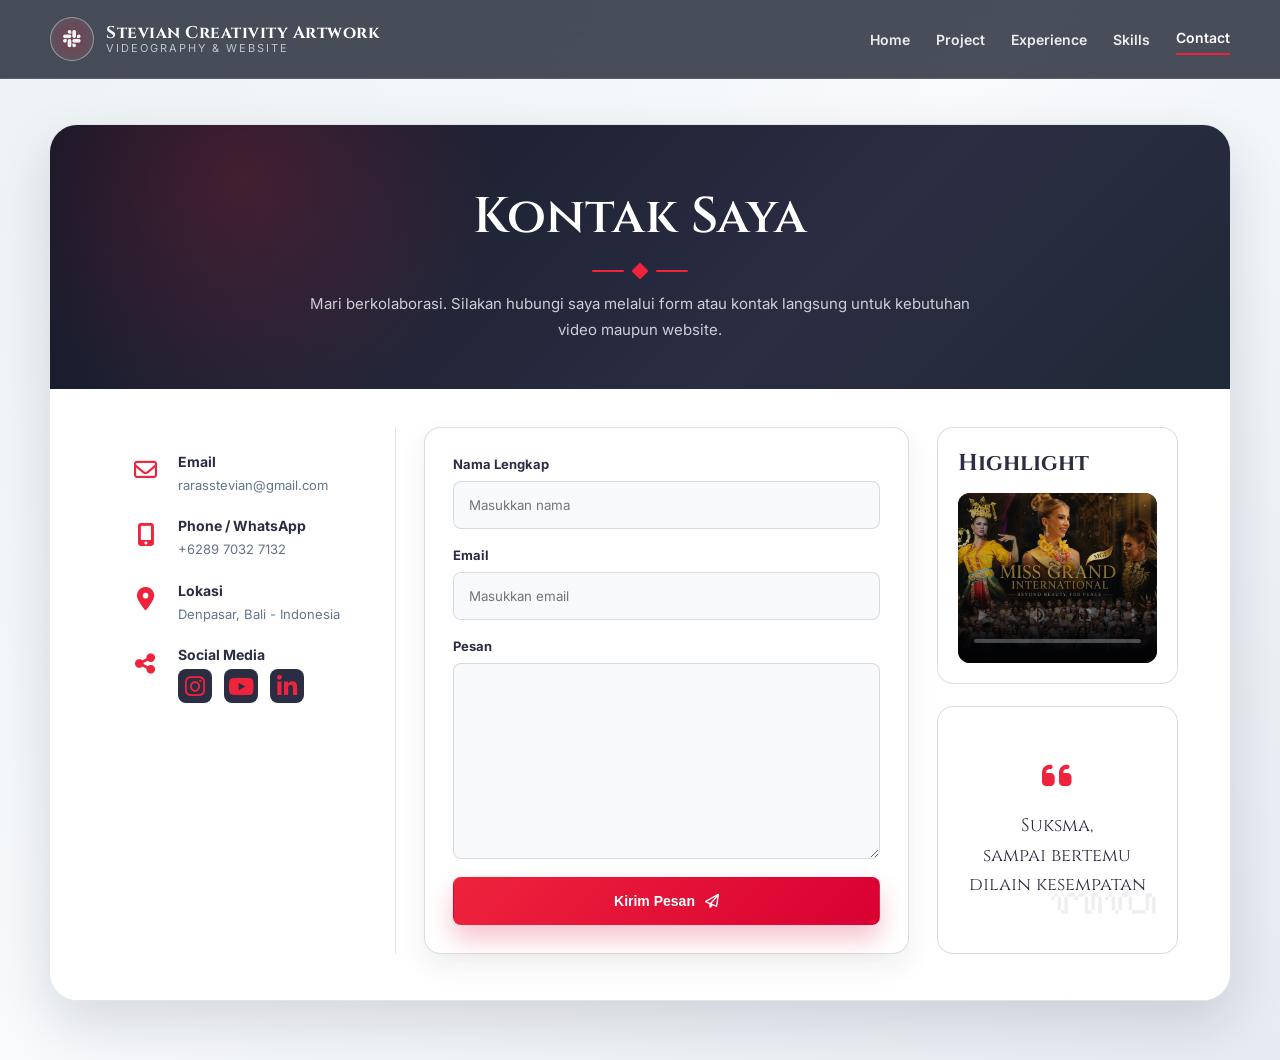
<file: pages/contact.html>
<!doctype html>
<html lang="id">
  <head>
    <meta charset="UTF-8" />
    <meta name="viewport" content="width=device-width, initial-scale=1.0" />
    <title>Stevian Creativity Artwork | Contact</title>
    <link rel="preconnect" href="https://fonts.googleapis.com" />
    <link rel="preconnect" href="https://fonts.gstatic.com" crossorigin />
    <link
      href="https://fonts.googleapis.com/css2?family=Cinzel:wght@500;600;700&family=Inter:wght@300;400;500;600;700;800&display=swap"
      rel="stylesheet"
    />
    <link
      rel="stylesheet"
      href="https://cdnjs.cloudflare.com/ajax/libs/font-awesome/6.5.0/css/all.min.css"
    />
    <link rel="stylesheet" href="../assets/css/style.css" />
  </head>
  <body>
    <main class="site-shell">
      <nav class="navbar">
        <div class="nav-inner">
          <a class="brand" href="index.html">
            <span class="brand-mark">
              <i class="fa-brands fa-slack"></i>
            </span>
            <span class="brand-text">
              <strong>Stevian Creativity Artwork</strong>
              <span>Videography & Website</span>
            </span>
          </a>
          <ul class="nav-menu">
            <li><a href="../index.html" class="">Home</a></li>
            <li><a href="project.html" class="">Project</a></li>
            <li><a href="experience.html" class="">Experience</a></li>
            <li><a href="skills.html" class="">Skills</a></li>
            <li><a href="contact.html" class="active">Contact</a></li>
          </ul>
        </div>
      </nav>

      <section class="page-section">
        <div class="page-card">
          <span class="bali-patra top-left"></span>
          <span class="bali-patra red bottom-right"></span>
          <span class="barong-mask top-right"></span>

          <header class="section-header">
            <h2>Kontak Saya</h2>
            <div class="divider-orn"><i class="fa-solid fa-diamond"></i></div>
            <p>
              Mari berkolaborasi. Silakan hubungi saya melalui form atau kontak
              langsung untuk kebutuhan video maupun website.
            </p>
          </header>

          <div class="content-area">
            <div class="contact-layout">
              <aside class="contact-info">
                <div class="info-item">
                  <i class="fa-regular fa-envelope"></i>
                  <div class="info-copy">
                    <strong>Email</strong><span>rarasstevian@gmail.com</span>
                  </div>
                </div>
                <div class="info-item">
                  <i class="fa-solid fa-mobile-screen-button"></i>
                  <div class="info-copy">
                    <strong>Phone / WhatsApp</strong
                    ><span>+6289 7032 7132</span>
                  </div>
                </div>
                <div class="info-item">
                  <i class="fa-solid fa-location-dot"></i>
                  <div class="info-copy">
                    <strong>Lokasi</strong
                    ><span>Denpasar, Bali - Indonesia</span>
                  </div>
                </div>
                <div class="info-item">
                  <i class="fa-solid fa-share-nodes"></i>
                  <div class="info-copy">
                    <strong>Social Media</strong>
                    <div class="social-row">
                      <a
                        href="https://www.instagram.com/stevianraras"
                        target="_blank"
                      >
                        <i class="fa-brands fa-instagram"></i>
                      </a>
                      <a
                        href="https://www.youtube.com/@madestevian5054"
                        target="_blank"
                      >
                        <i class="fa-brands fa-youtube"></i>
                      </a>
                      <a
                        href="https://www.linkedin.com/in/made-stevian-raras-pujadananbawa-001919400/"
                        target="_blank"
                      >
                        <i class="fa-brands fa-linkedin-in"></i
                      ></a>
                    </div>
                  </div>
                </div>
              </aside>

              <form
                class="contact-form-card"
                action="mailto:rarasstevian@gmail.com"
                method="post"
                enctype="text/plain"
              >
                <div class="field">
                  <label for="nama">Nama Lengkap</label>
                  <input
                    type="text"
                    id="nama"
                    name="nama"
                    placeholder="Masukkan nama"
                    required
                  />
                </div>
                <div class="field">
                  <label for="email">Email</label>
                  <input
                    type="email"
                    id="email"
                    name="email"
                    placeholder="Masukkan email"
                    required
                  />
                </div>

                <div class="field">
                  <label for="pesan">Pesan</label>
                  <textarea
                    id="pesan"
                    name="pesan"
                    placeholder="Tulis pesan Anda di sini..."
                    required
                  >
                  </textarea>
                </div>
                <button class="btn btn-primary" type="submit">
                  Kirim Pesan
                  <i class="fa-regular fa-paper-plane"></i>
                </button>
              </form>

              <aside class="contact-highlight">
                <div class="showreel-card">
                  <h3 class="category-title">Highlight</h3>
                  <div class="video-frame">
                    <video controls poster="../assets/images/event-mgi.png">
                      <source
                        src="https://res.cloudinary.com/dmglqbkbt/video/upload/v1783488397/mgi_d5y3rd.mp4"
                        type="video/mp4"
                      />
                      Browser Anda tidak mendukung video.
                    </video>
                  </div>
                </div>
                <div class="closing-card">
                  <i class="fa-solid fa-quote-left"></i>
                  <p>Suksma,<br />sampai bertemu<br />dilain kesempatan</p>
                </div>
              </aside>
            </div>
          </div>
        </div>
      </section>
    </main>
  </body>
</html>
</file>
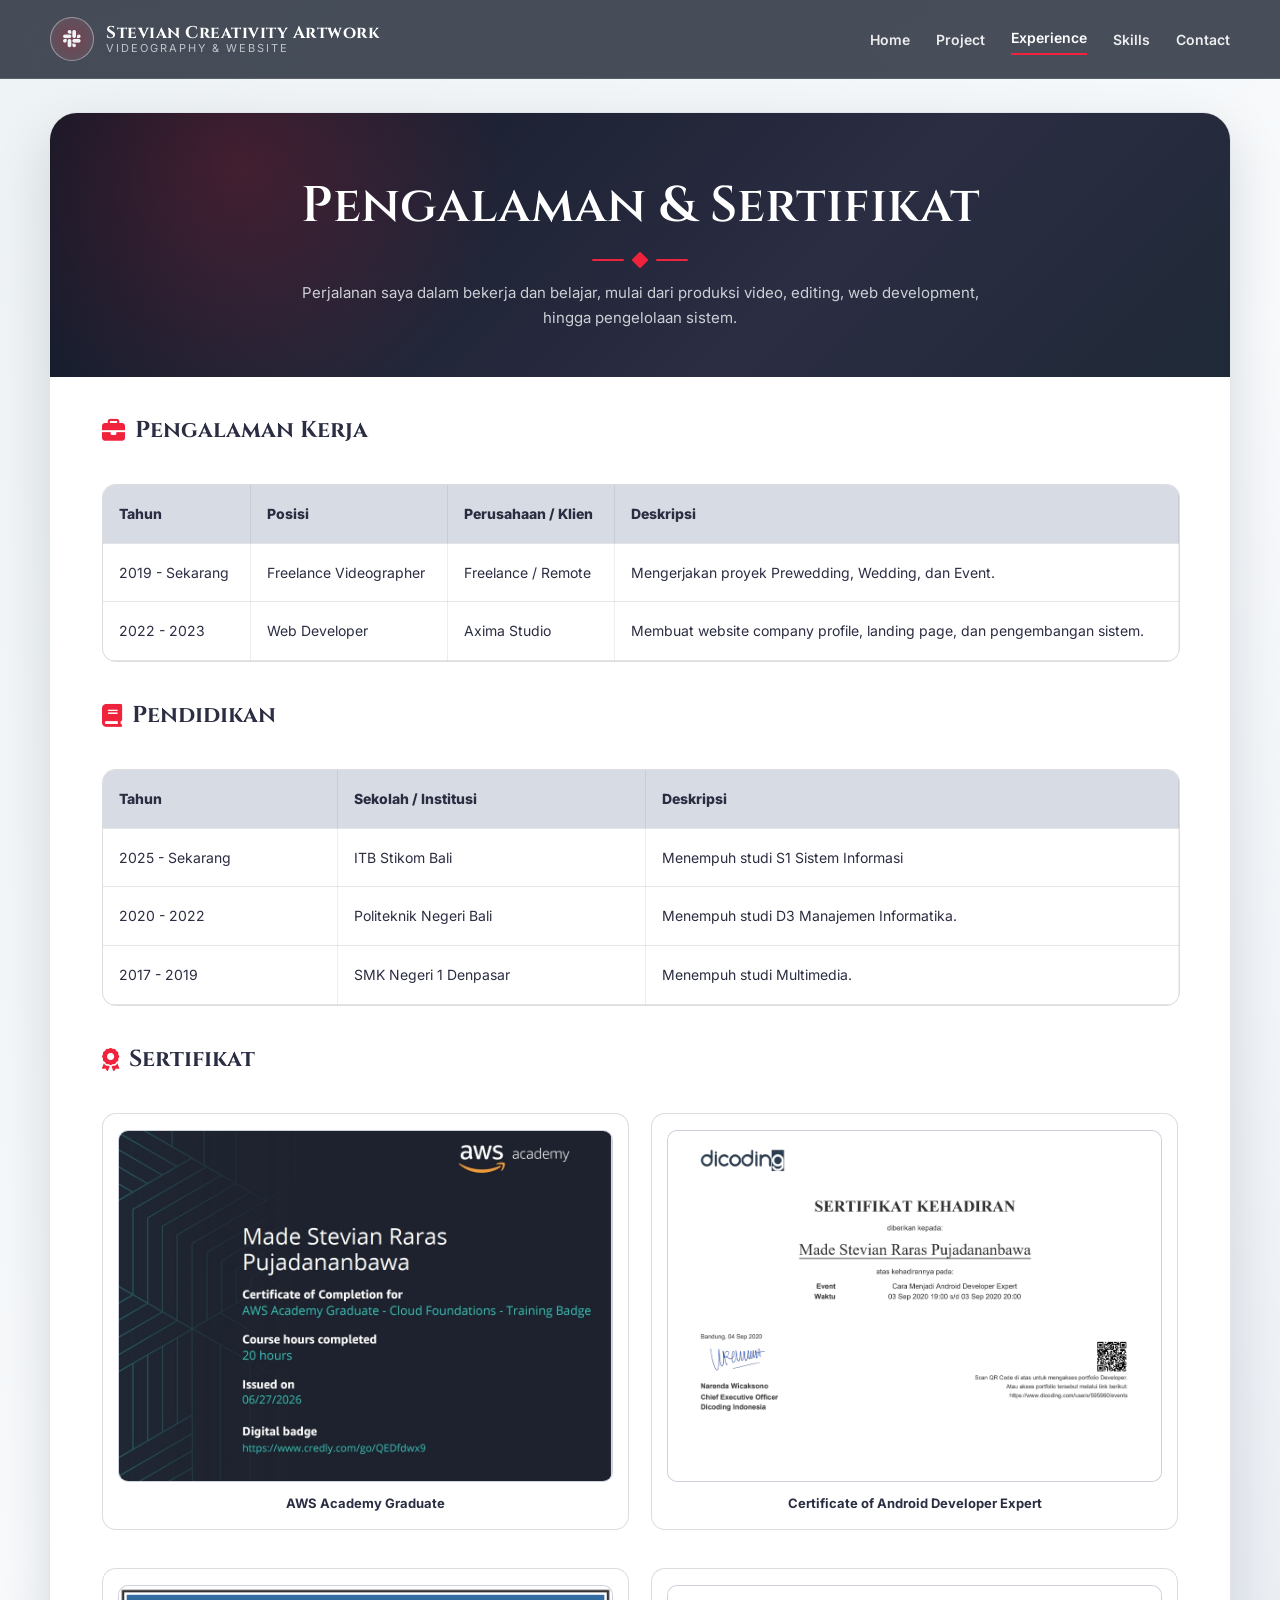
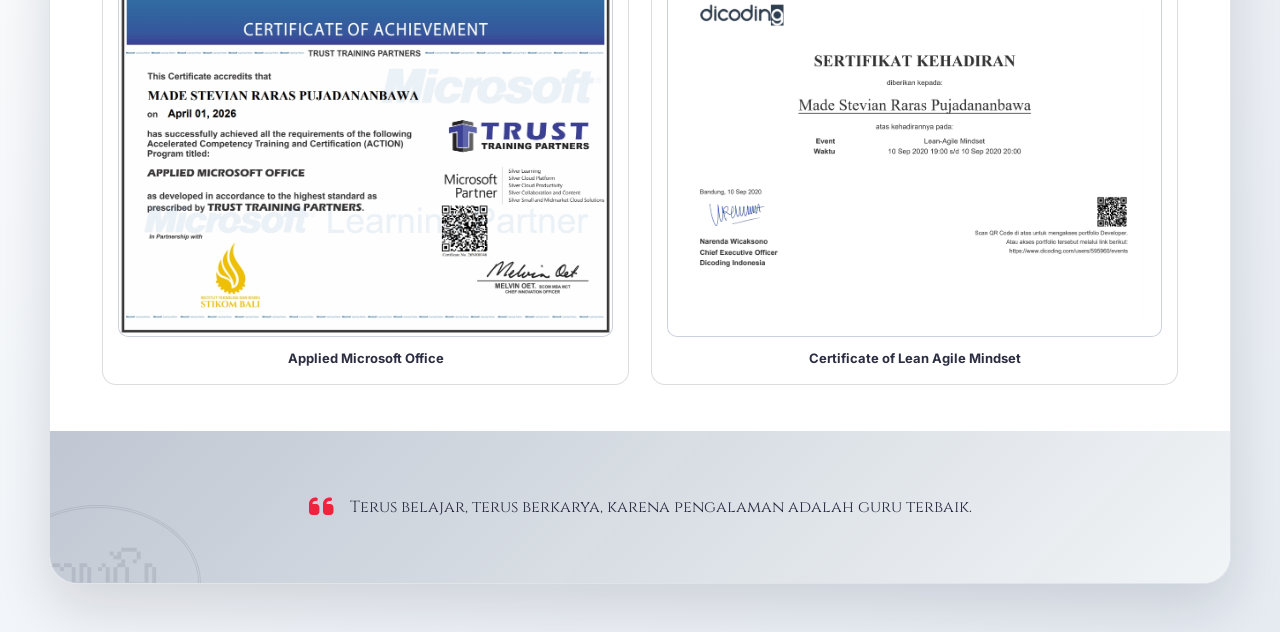
<file: pages/experience.html>
<!doctype html>
<html lang="id">
  <head>
    <meta charset="UTF-8" />
    <meta name="viewport" content="width=device-width, initial-scale=1.0" />
    <title>Stevian Creativity Artwork | Experience</title>
    <link rel="preconnect" href="https://fonts.googleapis.com" />
    <link rel="preconnect" href="https://fonts.gstatic.com" crossorigin />
    <link
      href="https://fonts.googleapis.com/css2?family=Cinzel:wght@500;600;700&family=Inter:wght@300;400;500;600;700;800&display=swap"
      rel="stylesheet"
    />
    <link
      rel="stylesheet"
      href="https://cdnjs.cloudflare.com/ajax/libs/font-awesome/6.5.0/css/all.min.css"
    />
    <link rel="stylesheet" href="../assets/css/style.css" />
  </head>
  <body>
    <main class="site-shell">
      <nav class="navbar">
        <div class="nav-inner">
          <a class="brand" href="index.html">
            <span class="brand-mark">
              <i class="fa-brands fa-slack"></i>
            </span>
            <span class="brand-text">
              <strong>Stevian Creativity Artwork</strong>
              <span>Videography & Website</span>
            </span>
          </a>
          <ul class="nav-menu">
            <li><a href="../index.html" class="">Home</a></li>
            <li><a href="project.html" class="">Project</a></li>
            <li><a href="experience.html" class="active">Experience</a></li>
            <li><a href="skills.html" class="">Skills</a></li>
            <li><a href="contact.html" class="">Contact</a></li>
          </ul>
        </div>
      </nav>

      <section class="page-section">
        <div class="page-card">
          <span class="bali-patra top-left"></span>
          <span class="bali-patra red top-right"></span>
          <span class="barong-mask bottom-left"></span>

          <header class="section-header">
            <h2>Pengalaman & Sertifikat</h2>
            <div class="divider-orn"><i class="fa-solid fa-diamond"></i></div>
            <p>
              Perjalanan saya dalam bekerja dan belajar, mulai dari produksi
              video, editing, web development, hingga pengelolaan sistem.
            </p>
          </header>

          <div class="content-area experience-wrap">
            <h3 class="category-title">
              <i class="fa-solid fa-briefcase"></i> Pengalaman Kerja
            </h3>
            <div class="table-wrap">
              <table>
                <thead>
                  <tr>
                    <th>Tahun</th>
                    <th>Posisi</th>
                    <th>Perusahaan / Klien</th>
                    <th>Deskripsi</th>
                  </tr>
                </thead>
                <tbody>
                  <tr>
                    <td>2019 - Sekarang</td>
                    <td>Freelance Videographer</td>
                    <td>Freelance / Remote</td>
                    <td>Mengerjakan proyek Prewedding, Wedding, dan Event.</td>
                  </tr>
                  <tr>
                    <td>2022 - 2023</td>
                    <td>Web Developer</td>
                    <td>Axima Studio</td>
                    <td>
                      Membuat website company profile, landing page, dan
                      pengembangan sistem.
                    </td>
                  </tr>
                </tbody>
              </table>
            </div>
            <h3 class="category-title">
              <i class="fa-solid fa-book"></i> Pendidikan
            </h3>
            <div class="table-wrap">
              <table>
                <thead>
                  <tr>
                    <th>Tahun</th>
                    <th>Sekolah / Institusi</th>
                    <th>Deskripsi</th>
                  </tr>
                </thead>
                <tbody>
                  <tr>
                    <td>2025 - Sekarang</td>
                    <td>ITB Stikom Bali</td>
                    <td>Menempuh studi S1 Sistem Informasi</td>
                  </tr>
                  <tr>
                    <td>2020 - 2022</td>
                    <td>Politeknik Negeri Bali</td>
                    <td>Menempuh studi D3 Manajemen Informatika.</td>
                  </tr>
                  <tr>
                    <td>2017 - 2019</td>
                    <td>SMK Negeri 1 Denpasar</td>
                    <td>Menempuh studi Multimedia.</td>
                  </tr>
                </tbody>
              </table>
            </div>

            <h3 class="category-title">
              <i class="fa-solid fa-award"></i> Sertifikat
            </h3>
            <div class="certificate-row">
              <article class="certificate-card">
                <div class="certificate-img">
                  <img src="../assets/images/sertif1.jpg" alt="Certificate" />
                </div>
                <strong> AWS Academy Graduate </strong>
              </article>
              <article class="certificate-card">
                <div class="certificate-img">
                  <img src="../assets/images/sertif2.png" alt="Certificate" />
                </div>
                <strong> Certificate of Android Developer Expert </strong>
              </article>
            </div>
            <div class="certificate-row">
              <article class="certificate-card">
                <div class="certificate-img">
                  <img src="../assets/images/sertif3.jpg" alt="Certificate" />
                </div>
                <strong> Applied Microsoft Office </strong>
              </article>
              <article class="certificate-card">
                <div class="certificate-img">
                  <img src="../assets/images/sertif4.png" alt="Certificate" />
                </div>
                <strong> Certificate of Lean Agile Mindset </strong>
              </article>
            </div>
          </div>

          <div class="experience-quote">
            <i class="fa-solid fa-quote-left"></i
            ><span
              >Terus belajar, terus berkarya, karena pengalaman adalah guru
              terbaik.</span
            >
          </div>
        </div>
      </section>
    </main>
  </body>
</html>
</file>
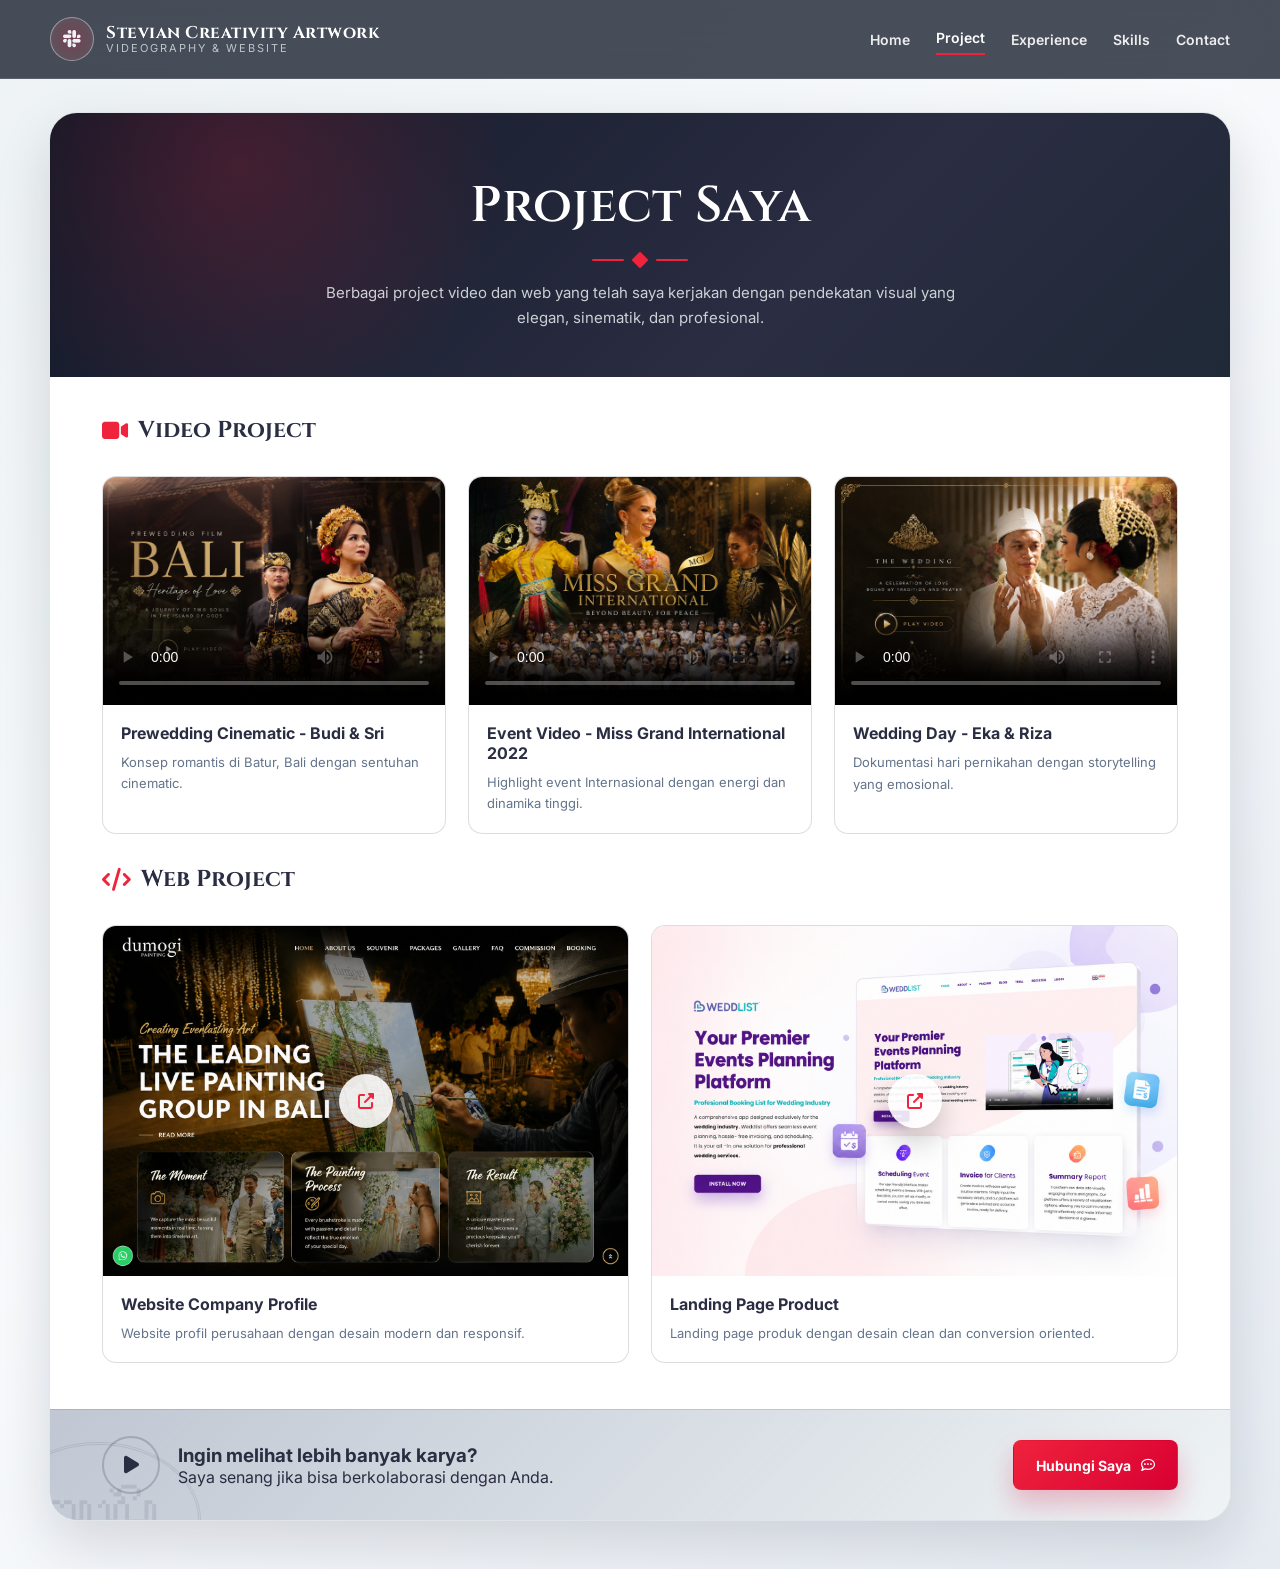
<file: pages/project.html>
<!doctype html>
<html lang="id">
  <head>
    <meta charset="UTF-8" />
    <meta name="viewport" content="width=device-width, initial-scale=1.0" />
    <title>Stevian Creativity Artwork | Project</title>
    <link rel="preconnect" href="https://fonts.googleapis.com" />
    <link rel="preconnect" href="https://fonts.gstatic.com" crossorigin />
    <link
      href="https://fonts.googleapis.com/css2?family=Cinzel:wght@500;600;700&family=Inter:wght@300;400;500;600;700;800&display=swap"
      rel="stylesheet"
    />
    <link
      rel="stylesheet"
      href="https://cdnjs.cloudflare.com/ajax/libs/font-awesome/6.5.0/css/all.min.css"
    />
    <link rel="stylesheet" href="../assets/css/style.css" />
  </head>
  <body>
    <main class="site-shell">
      <nav class="navbar">
        <div class="nav-inner">
          <a class="brand" href="../index.html">
            <span class="brand-mark">
              <i class="fa-brands fa-slack"></i>
            </span>
            <span class="brand-text">
              <strong>Stevian Creativity Artwork</strong>
              <span>Videography & Website</span>
            </span>
          </a>
          <ul class="nav-menu">
            <li><a href="../index.html" class="">Home</a></li>
            <li><a href="project.html" class="active">Project</a></li>
            <li><a href="experience.html" class="">Experience</a></li>
            <li><a href="skills.html" class="">Skills</a></li>
            <li><a href="contact.html" class="">Contact</a></li>
          </ul>
        </div>
      </nav>

      <section class="page-section">
        <div class="page-card">
          <span class="bali-patra top-left"></span>
          <span class="bali-patra red top-right"></span>
          <span class="barong-mask bottom-left"></span>

          <header class="section-header">
            <h2>Project Saya</h2>
            <div class="divider-orn"><i class="fa-solid fa-diamond"></i></div>
            <p>
              Berbagai project video dan web yang telah saya kerjakan dengan
              pendekatan visual yang elegan, sinematik, dan profesional.
            </p>
          </header>

          <div class="content-area">
            <h3 class="category-title">
              <i class="fa-solid fa-video"></i> Video Project
            </h3>
            <div class="project-row">
              <article class="project-card">
                <div class="thumb">
                  <video controls poster="../assets/images/budi&sri.png">
                    <source
                      src="https://res.cloudinary.com/dmglqbkbt/video/upload/v1783488459/budi_sri_j0dxzv.mp4"
                      type="video/mp4"
                    />
                    Browser Anda tidak mendukung video.
                  </video>
                </div>
                <div class="project-info">
                  <h3>Prewedding Cinematic - Budi & Sri</h3>
                  <p>
                    Konsep romantis di Batur, Bali dengan sentuhan
                    cinematic.
                  </p>
                </div>
              </article>
              <article class="project-card">
                <div class="thumb">
                  <video controls poster="../assets/images/event-mgi.png">
                    <source
                      src="https://res.cloudinary.com/dmglqbkbt/video/upload/v1783488397/mgi_d5y3rd.mp4"
                      type="video/mp4"
                    />
                    Browser Anda tidak mendukung video.
                  </video>
                </div>
                <div class="project-info">
                  <h3>Event Video - Miss Grand International 2022</h3>
                  </h3>
                  <p>
                    Highlight event Internasional dengan energi dan dinamika tinggi.
                  </p>
                </div>
              </article>
              <article class="project-card">
                <div class="thumb">
                  <video controls poster="../assets/images/eka&riza.png">
                    <source
                      src="https://res.cloudinary.com/dmglqbkbt/video/upload/v1783487485/eka_riza_e0scox.mp4"
                      type="video/mp4"
                    />
                    Browser Anda tidak mendukung video.
                  </video>
                </div>
                <div class="project-info">
                  <h3>Wedding Day - Eka & Riza</h3>
                  <p>
                    Dokumentasi hari pernikahan dengan storytelling yang
                    emosional.
                  </p>
                </div>
              </article>
              
            </div>

            <h3 class="category-title">
              <i class="fa-solid fa-code"></i> Web Project
            </h3>
            <div class="project-row">
              <article class="project-card">
                <div class="thumb">
                  <img src="../assets/images/web2.png" alt="Website company profile"/>
                    <span class="play-button">
                      <a href="https://dumogipainting.com" class="" target="_blank">
                        <i class="fa-solid fa-up-right-from-square"></i>
                      </a>
                    </span>
                </div>
                <div class="project-info">
                  <h3>Website Company Profile</h3>
                  <p>
                    Website profil perusahaan dengan desain modern dan
                    responsif.
                  </p>
                </div>
              </article>
              <article class="project-card">
                <div class="thumb">
                  <img src="../assets/images/web1.png" alt="Landing page"/>
                    <span class="play-button">
                      <a href="https://weddlist.com" class="" target="_blank">
                        <i class="fa-solid fa-up-right-from-square"></i>
                      </a>
                    </span>
                </div>
                <div class="project-info">
                  <h3>Landing Page Product</h3>
                  <p>
                    Landing page produk dengan desain clean dan conversion
                    oriented.
                  </p>
                </div>
              </article>
            </div>
          </div>

          <div class="project-cta">
            <div class="project-cta-left">
              <div class="circle-icon"><i class="fa-solid fa-play"></i></div>
              <div>
                <h3>Ingin melihat lebih banyak karya?</h3>
                <p>Saya senang jika bisa berkolaborasi dengan Anda.</p>
              </div>
            </div>
            <a href="contact.html" class="btn btn-primary"
              >Hubungi Saya <i class="fa-regular fa-comment-dots"></i
            ></a>
          </div>
        </div>
      </section>
    </main>
  </body>
</html>
</file>
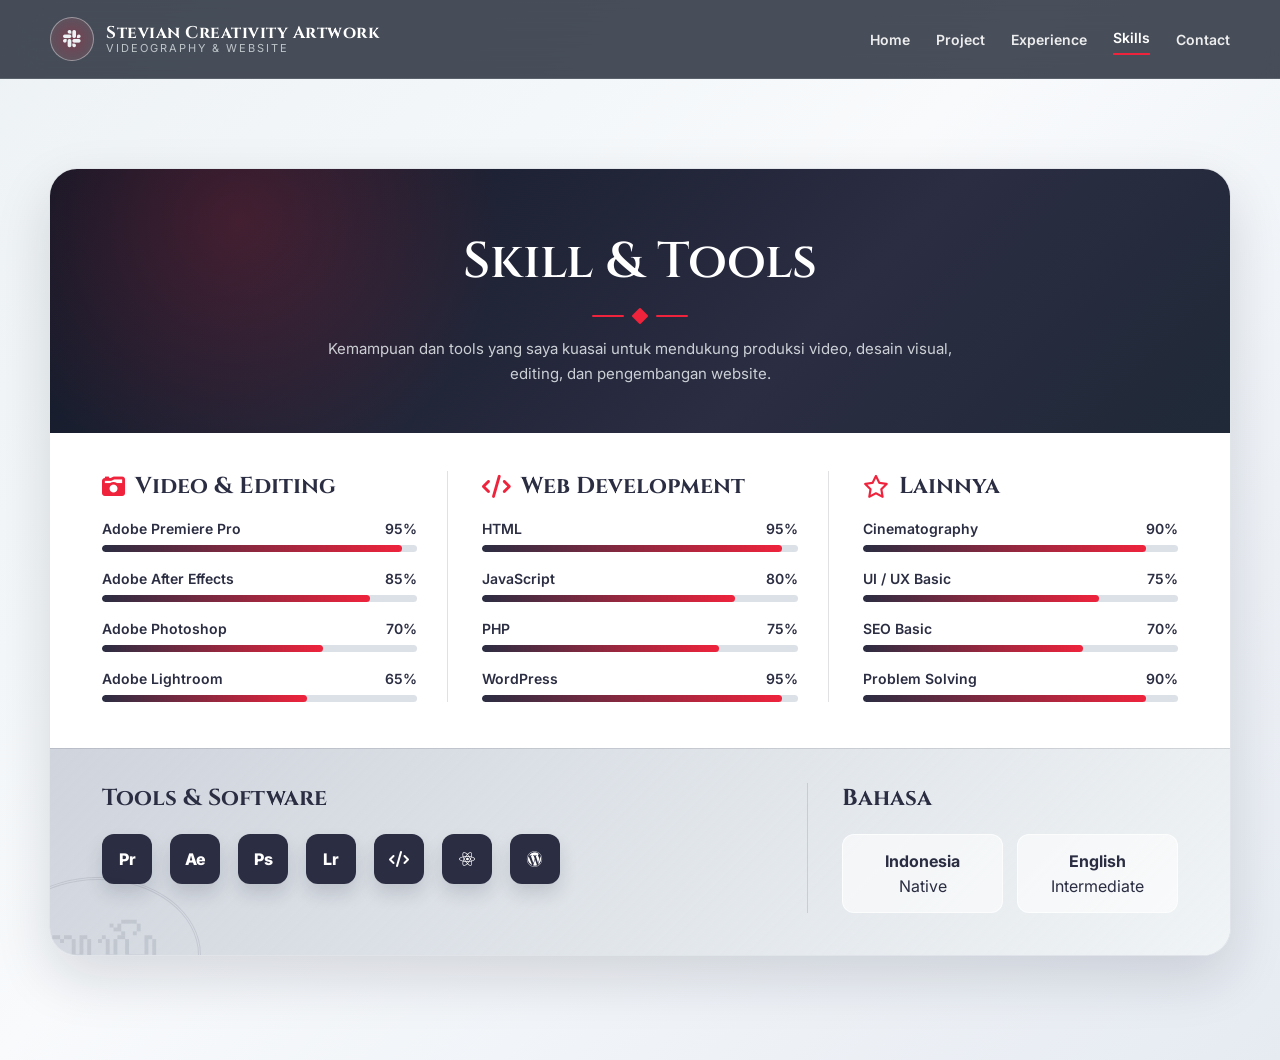
<file: pages/skills.html>
<!doctype html>
<html lang="id">
  <head>
    <meta charset="UTF-8" />
    <meta name="viewport" content="width=device-width, initial-scale=1.0" />
    <title>Stevian Creativity Artwork | Skills</title>
    <link rel="preconnect" href="https://fonts.googleapis.com" />
    <link rel="preconnect" href="https://fonts.gstatic.com" crossorigin />
    <link
      href="https://fonts.googleapis.com/css2?family=Cinzel:wght@500;600;700&family=Inter:wght@300;400;500;600;700;800&display=swap"
      rel="stylesheet"
    />
    <link
      rel="stylesheet"
      href="https://cdnjs.cloudflare.com/ajax/libs/font-awesome/6.5.0/css/all.min.css"
    />
    <link rel="stylesheet" href="../assets/css/style.css" />
  </head>
  <body>
    <main class="site-shell">
      <nav class="navbar">
        <div class="nav-inner">
          <a class="brand" href="index.html">
            <span class="brand-mark">
              <i class="fa-brands fa-slack"></i>
            </span>
            <span class="brand-text">
              <strong>Stevian Creativity Artwork</strong>
              <span>Videography & Website</span>
            </span>
          </a>
          <ul class="nav-menu">
            <li><a href="../index.html" class="">Home</a></li>
            <li><a href="project.html" class="">Project</a></li>
            <li><a href="experience.html" class="">Experience</a></li>
            <li><a href="skills.html" class="active">Skills</a></li>
            <li><a href="contact.html" class="">Contact</a></li>
          </ul>
        </div>
      </nav>

      <section class="page-section">
        <div class="page-card">
          <span class="bali-patra top-left"></span>
          <span class="bali-patra red top-right"></span>
          <span class="barong-mask bottom-left"></span>

          <header class="section-header">
            <h2>Skill & Tools</h2>
            <div class="divider-orn"><i class="fa-solid fa-diamond"></i></div>
            <p>
              Kemampuan dan tools yang saya kuasai untuk mendukung produksi
              video, desain visual, editing, dan pengembangan website.
            </p>
          </header>

          <div class="content-area">
            <div class="skills-panel">
              <div class="skill-column">
                <h3 class="category-title">
                  <i class="fa-solid fa-camera-retro"></i> Video & Editing
                </h3>
                <div class="skill-list">
                  <div class="skill-item">
                    <div class="skill-meta">
                      <span>Adobe Premiere Pro</span><span>95%</span>
                    </div>
                    <div class="bar"><span style="--value: 95%"></span></div>
                  </div>
                  <div class="skill-item">
                    <div class="skill-meta">
                      <span>Adobe After Effects</span><span>85%</span>
                    </div>
                    <div class="bar"><span style="--value: 85%"></span></div>
                  </div>
                  <div class="skill-item">
                    <div class="skill-meta">
                      <span>Adobe Photoshop</span><span>70%</span>
                    </div>
                    <div class="bar"><span style="--value: 70%"></span></div>
                  </div>
                  <div class="skill-item">
                    <div class="skill-meta">
                      <span>Adobe Lightroom</span><span>65%</span>
                    </div>
                    <div class="bar"><span style="--value: 65%"></span></div>
                  </div>
                </div>
              </div>
              <div class="skill-column">
                <h3 class="category-title">
                  <i class="fa-solid fa-code"></i> Web Development
                </h3>
                <div class="skill-list">
                  <div class="skill-item">
                    <div class="skill-meta">
                      <span>HTML</span><span>95%</span>
                    </div>
                    <div class="bar"><span style="--value: 95%"></span></div>
                  </div>
                  <div class="skill-item">
                    <div class="skill-meta">
                      <span>JavaScript</span><span>80%</span>
                    </div>
                    <div class="bar"><span style="--value: 80%"></span></div>
                  </div>
                  <div class="skill-item">
                    <div class="skill-meta">
                      <span>PHP</span><span>75%</span>
                    </div>
                    <div class="bar"><span style="--value: 75%"></span></div>
                  </div>
                  <div class="skill-item">
                    <div class="skill-meta">
                      <span>WordPress</span><span>95%</span>
                    </div>
                    <div class="bar"><span style="--value: 95%"></span></div>
                  </div>
                </div>
              </div>
              <div class="skill-column">
                <h3 class="category-title">
                  <i class="fa-regular fa-star"></i> Lainnya
                </h3>
                <div class="skill-list">
                  <div class="skill-item">
                    <div class="skill-meta">
                      <span>Cinematography</span><span>90%</span>
                    </div>
                    <div class="bar"><span style="--value: 90%"></span></div>
                  </div>
                  <div class="skill-item">
                    <div class="skill-meta">
                      <span>UI / UX Basic</span><span>75%</span>
                    </div>
                    <div class="bar"><span style="--value: 75%"></span></div>
                  </div>
                  <div class="skill-item">
                    <div class="skill-meta">
                      <span>SEO Basic</span><span>70%</span>
                    </div>
                    <div class="bar"><span style="--value: 70%"></span></div>
                  </div>
                  <div class="skill-item">
                    <div class="skill-meta">
                      <span>Problem Solving</span><span>90%</span>
                    </div>
                    <div class="bar"><span style="--value: 90%"></span></div>
                  </div>
                </div>
              </div>
            </div>
          </div>

          <div class="tools-area">
            <div class="tools-box">
              <h3 class="category-title">Tools & Software</h3>
              <div class="software-row">
                <span class="software-icon">Pr</span>
                <span class="software-icon">Ae</span>
                <span class="software-icon">Ps</span>
                <span class="software-icon">Lr</span>
                <span class="software-icon">
                  <i class="fa-solid fa-code"></i>
                </span>
                <span class="software-icon">
                  <i class="fa-brands fa-react"></i>
                </span>
                <span class="software-icon">
                  <i class="fa-brands fa-wordpress"></i>
                </span>
              </div>
            </div>
            <div class="language-box">
              <h3 class="category-title">Bahasa</h3>
              <div class="language-cards">
                <div class="language-card">
                  <strong>Indonesia</strong><span>Native</span>
                </div>
                <div class="language-card">
                  <strong>English</strong><span>Intermediate</span>
                </div>
              </div>
            </div>
          </div>
        </div>
      </section>
    </main>
  </body>
</html>
</file>
<file: assets/css/style.css>
:root {
  --navy: #2b2d42;
  --slate: #8d99ae;
  --light: #edf2f4;
  --red: #ef233c;
  --deep-red: #d80032;
  --white: #ffffff;
  --dark: #111827;
  --muted: #64748b;
  --line: rgba(43, 45, 66, 0.16);
  --shadow: 0 22px 55px rgba(17, 24, 39, 0.14);
  --soft-shadow: 0 14px 32px rgba(43, 45, 66, 0.12);
  --radius: 18px;
  --radius-lg: 28px;
  --font-title: "Cinzel", serif;
  --font-body: "Inter", sans-serif;
}

* {
  margin: 0;
  padding: 0;
}
html {
  scroll-behavior: smooth;
}
body {
  font-family: var(--font-body);
  color: var(--navy);
  background: linear-gradient(135deg, #edf2f4 0%, #f8fafc 45%, #e6ebf2 100%);
  overflow-x: hidden;
}
a {
  text-decoration: none;
  color: inherit;
}
img,
video {
  max-width: 100%;
  display: block;
}
.site-shell {
  width: 100%;
  display: flex;
  flex-direction: column;
  align-items: stretch;
}

.navbar {
  position: fixed;
  top: 0;
  left: 0;
  z-index: 99;
  width: 100%;
  min-height: 78px;
  display: flex;
  justify-content: center;
  align-items: center;
  background: rgba(17, 24, 39, 0.76);
  backdrop-filter: blur(18px);
  border-bottom: 1px solid rgba(237, 242, 244, 0.12);
}
.nav-inner {
  width: min(1180px, calc(100% - 36px));
  display: flex;
  align-items: center;
  justify-content: space-between;
  gap: 28px;
}
.brand {
  display: flex;
  align-items: center;
  gap: 12px;
  color: var(--white);
  animation: fadeDown 0.8s ease both;
}
.brand-mark {
  width: 42px;
  height: 42px;
  display: flex;
  align-items: center;
  justify-content: center;
  border: 1px solid rgba(255, 255, 255, 0.4);
  border-radius: 50%;
  background: radial-gradient(
    circle,
    rgba(239, 35, 60, 0.3),
    rgba(237, 242, 244, 0.08)
  );
  color: var(--light);
  font-size: 20px;
  transition: transform 0.35s ease;
}
.brand:hover .brand-mark {
  transform: rotate(45deg) scale(1.05);
}
.brand-text {
  display: flex;
  flex-direction: column;
  line-height: 1.1;
}
.brand-text strong {
  font-family: var(--font-title);
  font-size: 17px;
  letter-spacing: 0.5px;
}
.brand-text span {
  font-size: 11px;
  color: rgba(237, 242, 244, 0.72);
  letter-spacing: 2px;
  text-transform: uppercase;
}
.nav-menu {
  display: flex;
  align-items: center;
  justify-content: flex-end;
  gap: 26px;
  list-style: none;
  color: var(--white);
  font-size: 14px;
  font-weight: 600;
}
.nav-menu a {
  position: relative;
  display: flex;
  padding: 9px 0;
  opacity: 0.9;
  transition: 0.28s ease;
}
.nav-menu a::after {
  content: "";
  position: absolute;
  left: 0;
  bottom: 0;
  width: 0;
  height: 2px;
  background: var(--red);
  transition: width 0.32s ease;
}
.nav-menu a:hover,
.nav-menu a.active {
  opacity: 1;
  transform: translateY(-2px);
}
.nav-menu a:hover::after,
.nav-menu a.active::after {
  width: 100%;
}

.page-section {
  position: relative;
  min-height: 100vh;
  display: flex;
  flex-direction: column;
  align-items: center;
  justify-content: center;
  padding: 112px 18px 48px;
  overflow: hidden;
}
.page-card {
  position: relative;
  width: min(1180px, 100%);
  min-height: 720px;
  display: flex;
  flex-direction: column;
  background: rgba(255, 255, 255, 0.91);
  border: 1px solid rgba(141, 153, 174, 0.26);
  border-radius: var(--radius-lg);
  box-shadow: var(--shadow);
  overflow: hidden;
  animation: revealUp 0.9s ease both;
}

/* Aksen Seni Bali: Patra Bali dan Barong dibuat dari layer CSS/dekoratif */
.bali-patra {
  position: absolute;
  pointer-events: none;
  z-index: 1;
  opacity: 0.12;
  width: 280px;
  height: 280px;
  border: 2px solid currentColor;
  border-radius: 42% 58% 48% 52%;
  color: var(--light);
  filter: drop-shadow(0 18px 28px rgba(0, 0, 0, 0.16));
}
.bali-patra::before,
.bali-patra::after {
  content: "";
  position: absolute;
  border: 2px solid currentColor;
  border-radius: 50%;
}
.bali-patra::before {
  inset: 34px;
  transform: rotate(28deg);
}
.bali-patra::after {
  inset: 78px;
  border-radius: 38% 62% 62% 38%;
  transform: rotate(-22deg);
}
.bali-patra.red {
  color: var(--red);
  opacity: 0.16;
}
.bali-patra.dark {
  color: var(--navy);
  opacity: 0.08;
}
.top-left {
  top: -78px;
  left: -70px;
}
.top-right {
  top: -86px;
  right: -70px;
}
.bottom-left {
  bottom: -110px;
  left: -82px;
}
.bottom-right {
  bottom: -112px;
  right: -82px;
}

.barong-mask {
  position: absolute;
  z-index: 1;
  pointer-events: none;
  opacity: 0.11;
  color: var(--navy);
  width: 260px;
  height: 220px;
  display: flex;
  align-items: center;
  justify-content: center;
}
.barong-mask::before {
  content: "ᬩᬮᬶ";
  font-family: var(--font-title);
  font-size: 62px;
  letter-spacing: 3px;
}
.barong-mask::after {
  content: "";
  position: absolute;
  width: 200px;
  height: 150px;
  border: 3px double currentColor;
  border-radius: 50% 50% 38% 38%;
  box-shadow: inset 0 -18px 0 rgba(43, 45, 66, 0.08);
}
.barong-mask.light {
  color: var(--light);
  opacity: 0.13;
}
.barong-mask.red {
  color: var(--red);
  opacity: 0.15;
}

.section-header {
  position: relative;
  z-index: 2;
  min-height: 180px;
  display: flex;
  flex-direction: column;
  align-items: center;
  justify-content: center;
  gap: 12px;
  padding: 48px 28px 36px;
  color: var(--white);
  background:
    radial-gradient(circle at 16% 20%, rgba(239, 35, 60, 0.2), transparent 26%),
    linear-gradient(135deg, #111827 0%, var(--navy) 64%, #1f2937 100%);
  text-align: center;
}
.section-header h2 {
  font-family: var(--font-title);
  font-size: clamp(32px, 5vw, 50px);
  font-weight: 600;
}
.section-header p {
  max-width: 680px;
  color: rgba(237, 242, 244, 0.83);
  font-size: 15px;
  line-height: 1.7;
}
.divider-orn {
  width: 96px;
  display: flex;
  align-items: center;
  justify-content: center;
  gap: 8px;
  color: var(--red);
}
.divider-orn::before,
.divider-orn::after {
  content: "";
  width: 32px;
  height: 2px;
  background: currentColor;
  border-radius: 99px;
}

.btn {
  display: inline-flex;
  align-items: center;
  justify-content: center;
  gap: 10px;
  min-height: 48px;
  padding: 0 22px;
  border-radius: 8px;
  border: 1px solid transparent;
  font-weight: 700;
  font-size: 14px;
  cursor: pointer;
  transition: 0.28s ease;
}
.btn-primary {
  color: var(--white);
  background: linear-gradient(135deg, var(--red), var(--deep-red));
  box-shadow: 0 14px 26px rgba(216, 0, 50, 0.24);
}
.btn-outline {
  color: var(--light);
  border-color: rgba(237, 242, 244, 0.45);
  background: rgba(237, 242, 244, 0.06);
}
.btn:hover {
  transform: translateY(-4px);
  box-shadow: 0 18px 38px rgba(17, 24, 39, 0.22);
}

.home-card {
  background: var(--navy);
  color: var(--white);
}
.hero {
  position: relative;
  min-height: 430px;
  display: flex;
  align-items: stretch;
  justify-content: space-between;
  background:
    linear-gradient(
      90deg,
      rgba(17, 24, 39, 0.98) 0%,
      rgba(43, 45, 66, 0.82) 46%,
      rgba(43, 45, 66, 0.2) 100%
    ),
    url("https://images.unsplash.com/photo-1711609110590-5ad5c4599e56?auto=format&fit=crop&w=1400&q=80")
      center/cover no-repeat;
}
.hero-content {
  position: relative;
  z-index: 3;
  width: 54%;
  display: flex;
  flex-direction: column;
  justify-content: center;
  align-items: flex-start;
  gap: 22px;
  padding: 72px 52px;
}
.eyebrow {
  color: var(--red);
  font-family: var(--font-title);
  font-size: 18px;
  font-weight: 700;
}
.hero h1 {
  max-width: 620px;
  font-family: var(--font-title);
  font-size: clamp(22px, 6vw, 42px);
  line-height: 1.02;
  font-weight: 600;
}
.hero h1 span {
  color: var(--red);
}
.hero p {
  max-width: 540px;
  color: rgba(237, 242, 244, 0.82);
  line-height: 1.85;
  font-size: 16px;
}
.hero-actions {
  display: flex;
  align-items: center;
  gap: 18px;
  flex-wrap: wrap;
}
.hero-visual {
  position: relative;
  z-index: 2;
  flex: 1;
  display: flex;
  align-items: center;
  justify-content: center;
  padding: 42px;
}
.floating-camera {
  width: 180px;
  height: 180px;
  display: flex;
  flex-direction: column;
  align-items: center;
  justify-content: center;
  border: 1px solid rgba(255, 255, 255, 0.25);
  border-radius: 50%;
  background: rgba(237, 242, 244, 0.08);
  backdrop-filter: blur(10px);
  color: var(--white);
  font-size: 70px;
  animation: float 4s ease-in-out infinite;
}
.about-block {
  position: relative;
  z-index: 3;
  display: flex;
  align-items: stretch;
  gap: 32px;
  padding: 48px 52px;
  color: var(--navy);
  background: var(--light);
}
.about-text {
  flex: 1;
  display: flex;
  flex-direction: column;
  gap: 18px;
  justify-content: center;
}
.mini-title,
.category-title {
  display: flex;
  align-items: center;
  gap: 10px;
  font-family: var(--font-title);
  font-size: 22px;
  color: var(--navy);
}
.mini-title i,
.category-title i {
  color: var(--red);
}
.about-text p {
  line-height: 1.85;
  color: #475569;
  max-width: 620px;
}
.about-features {
  flex: 1.05;
  display: flex;
  align-items: stretch;
  justify-content: space-between;
  gap: 16px;
}
.feature-card {
  flex: 1;
  min-height: 160px;
  display: flex;
  flex-direction: column;
  align-items: center;
  justify-content: center;
  gap: 14px;
  padding: 18px;
  text-align: center;
  background: rgba(255, 255, 255, 0.74);
  border: 1px solid var(--line);
  border-radius: 14px;
  transition: 0.32s ease;
}
.feature-card:hover {
  transform: translateY(-8px);
  box-shadow: var(--soft-shadow);
  border-color: rgba(239, 35, 60, 0.3);
}
.feature-card i {
  font-size: 30px;
  color: var(--navy);
}
.feature-card strong {
  font-size: 14px;
}
.feature-card span {
  color: #64748b;
  font-size: 12px;
  line-height: 1.5;
}
.quote-strip {
  display: flex;
  flex-direction: column;
  align-items: center;
  justify-content: center;
  gap: 20px;
  min-height: 96px;
  padding: 28px;
  color: var(--light);
  background:
    linear-gradient(
      90deg,
      rgba(17, 24, 39, 0.98) 0%,
      rgba(43, 45, 66, 0.82) 46%,
      rgba(43, 45, 66, 0.2) 100%
    ),
    url("../pattern/Bali_Batun_Timun.svg") center/cover no-repeat;
  text-align: center;
  font-family: var(--font-title);
}

.quote-strip h3 {
  padding-top: 30px;
}

.footer {
  display: flex;
  flex-direction: column;
  align-items: center;
  justify-content: center;
  gap: 12px;
}

.content-area {
  position: relative;
  z-index: 3;
  display: flex;
  flex-direction: column;
  gap: 30px;
  padding: 38px 52px 46px;
  background: rgba(255, 255, 255, 0.92);
}
.category-title {
  font-size: 23px;
}
.project-row {
  display: flex;
  gap: 22px;
  align-items: stretch;
  justify-content: space-between;
}
.project-card {
  flex: 1;
  display: flex;
  flex-direction: column;
  background: var(--white);
  border: 1px solid var(--line);
  border-radius: 14px;
  overflow: hidden;
  transition: 0.35s ease;
}
.project-card:hover {
  transform: translateY(-9px);
  box-shadow: var(--soft-shadow);
}
.thumb {
  position: relative;
  min-height: 172px;
  display: flex;
  align-items: center;
  justify-content: center;
  overflow: hidden;
  background: #dbe3ec;
}
.thumb img {
  width: 100%;
  height: 100%;
  object-fit: cover;
  transition: transform 0.45s ease;
}
.project-card:hover .thumb img {
  transform: scale(1.08);
}
.play-button {
  position: absolute;
  width: 54px;
  height: 54px;
  display: flex;
  align-items: center;
  justify-content: center;
  border-radius: 50%;
  color: var(--red);
  background: rgba(255, 255, 255, 0.88);
  box-shadow: 0 14px 28px rgba(0, 0, 0, 0.2);
  transition: 0.35s ease;
}
.project-card:hover .play-button {
  transform: scale(1.08);
  color: var(--white);
  background: var(--red);
}
.duration {
  position: absolute;
  right: 12px;
  bottom: 10px;
  padding: 5px 9px;
  border-radius: 6px;
  color: var(--white);
  background: rgba(17, 24, 39, 0.8);
  font-size: 12px;
  font-weight: 700;
}
.project-info {
  display: flex;
  flex-direction: column;
  gap: 9px;
  padding: 18px;
}
.project-info h3 {
  font-size: 16px;
  color: var(--navy);
}
.project-info p {
  font-size: 13px;
  color: #64748b;
  line-height: 1.65;
}
.project-cta {
  display: flex;
  align-items: center;
  justify-content: space-between;
  gap: 18px;
  padding: 26px 52px;
  background: linear-gradient(
    135deg,
    rgba(141, 153, 174, 0.55),
    rgba(237, 242, 244, 0.9)
  );
  border-top: 1px solid var(--line);
}
.project-cta-left {
  display: flex;
  align-items: center;
  gap: 18px;
}
.circle-icon {
  width: 54px;
  height: 54px;
  display: flex;
  align-items: center;
  justify-content: center;
  border: 2px solid rgba(43, 45, 66, 0.22);
  border-radius: 50%;
  color: var(--navy);
  font-size: 20px;
}

.experience-wrap {
  display: flex;
  flex-direction: column;
  gap: 38px;
}
.table-wrap {
  display: flex;
  width: 100%;
  overflow-x: auto;
  border: 1px solid var(--line);
  border-radius: 14px;
  background: var(--white);
}
table {
  width: 100%;
  border-collapse: collapse;
  min-width: 760px;
}
th,
td {
  padding: 18px 16px;
  text-align: left;
  border-bottom: 1px solid rgba(43, 45, 66, 0.12);
  border-right: 1px solid rgba(43, 45, 66, 0.08);
  font-size: 14px;
  line-height: 1.55;
}
th {
  background: rgba(141, 153, 174, 0.35);
  font-weight: 800;
}
tr:hover td {
  background: rgba(237, 242, 244, 0.75);
}
.certificate-row {
  display: flex;
  align-items: stretch;
  justify-content: space-between;
  gap: 22px;
}
.certificate-card {
  flex: 1;
  display: flex;
  flex-direction: column;
  align-items: center;
  gap: 12px;
  padding: 16px;
  text-align: center;
  background: var(--white);
  border: 1px solid var(--line);
  border-radius: 14px;
  transition: 0.35s ease;
}
.certificate-card:hover {
  transform: translateY(-8px) rotate(-1deg);
  box-shadow: var(--soft-shadow);
}
.certificate-img {
  width: 100%;
  height: 350px;
  display: flex;
  align-items: center;
  justify-content: center;
  border-radius: 10px;
  overflow: hidden;
  background: #e2e8f0;
  border: 1px solid rgba(43, 45, 66, 0.12);
}
.certificate-img img {
  width: 100%;
  height: 100%;
  object-fit: cover;
}
.certificate-card strong {
  font-size: 13px;
  line-height: 1.45;
}
.experience-quote {
  min-height: 96px;
  display: flex;
  align-items: center;
  justify-content: center;
  gap: 16px;
  padding: 28px;
  background: linear-gradient(
    135deg,
    rgba(141, 153, 174, 0.55),
    rgba(237, 242, 244, 0.8)
  );
  font-family: var(--font-title);
  text-align: center;
}
.experience-quote i {
  color: var(--red);
  font-size: 28px;
}

.skills-panel {
  display: flex;
  align-items: stretch;
  gap: 34px;
}
.skill-column {
  flex: 1;
  display: flex;
  flex-direction: column;
  gap: 18px;
  padding-right: 30px;
  border-right: 1px solid rgba(43, 45, 66, 0.14);
}
.skill-column:last-child {
  border-right: none;
  padding-right: 0;
}
.skill-list {
  display: flex;
  flex-direction: column;
  gap: 18px;
}
.skill-item {
  display: flex;
  flex-direction: column;
  gap: 8px;
}
.skill-meta {
  display: flex;
  justify-content: space-between;
  align-items: center;
  gap: 12px;
  font-size: 14px;
  font-weight: 600;
}
.bar {
  width: 100%;
  height: 7px;
  display: flex;
  background: rgba(141, 153, 174, 0.3);
  border-radius: 99px;
  overflow: hidden;
}
.bar span {
  display: flex;
  width: var(--value);
  background: linear-gradient(90deg, var(--navy), var(--red));
  border-radius: 99px;
  animation: growBar 1.4s ease both;
}
.tools-area {
  display: flex;
  align-items: stretch;
  gap: 34px;
  padding: 34px 52px 42px;
  background: linear-gradient(
    135deg,
    rgba(141, 153, 174, 0.42),
    rgba(237, 242, 244, 0.85)
  );
  border-top: 1px solid var(--line);
}
.tools-box {
  flex: 2;
  display: flex;
  flex-direction: column;
  gap: 20px;
}
.software-row {
  display: flex;
  align-items: center;
  gap: 18px;
  flex-wrap: wrap;
}
.software-icon {
  width: 50px;
  height: 50px;
  display: flex;
  align-items: center;
  justify-content: center;
  border-radius: 12px;
  color: var(--white);
  background: var(--navy);
  font-weight: 800;
  box-shadow: 0 10px 18px rgba(17, 24, 39, 0.14);
  transition: 0.3s ease;
}
.software-icon:hover {
  transform: translateY(-7px) rotate(4deg);
  background: var(--red);
}
.language-box {
  flex: 1;
  display: flex;
  flex-direction: column;
  gap: 20px;
  padding-left: 34px;
  border-left: 1px solid rgba(43, 45, 66, 0.14);
}
.language-cards {
  display: flex;
  gap: 14px;
}
.language-card {
  flex: 1;
  display: flex;
  flex-direction: column;
  gap: 5px;
  padding: 16px;
  border-radius: 12px;
  background: rgba(255, 255, 255, 0.58);
  border: 1px solid rgba(255, 255, 255, 0.7);
  text-align: center;
}

.contact-layout {
  display: flex;
  align-items: stretch;
  gap: 28px;
}
.contact-info {
  flex: 0.85;
  display: flex;
  flex-direction: column;
  gap: 22px;
  padding: 26px;
  border-right: 1px solid rgba(43, 45, 66, 0.12);
}
.info-item {
  display: flex;
  align-items: flex-start;
  gap: 16px;
}
.info-item i {
  width: 34px;
  height: 34px;
  display: flex;
  align-items: center;
  justify-content: center;
  color: var(--red);
  font-size: 23px;
}
.info-copy {
  display: flex;
  flex-direction: column;
  gap: 6px;
}
.info-copy strong {
  font-size: 14px;
}
.info-copy span {
  color: #64748b;
  font-size: 13px;
  line-height: 1.5;
}
.social-row {
  display: flex;
  gap: 12px;
  align-items: center;
  flex-wrap: wrap;
}
.social-row a {
  width: 34px;
  height: 34px;
  display: flex;
  align-items: center;
  justify-content: center;
  color: var(--white);
  background: var(--navy);
  border-radius: 8px;
  transition: 0.28s ease;
}
.social-row a:hover {
  transform: translateY(-5px);
}
audio {
  width: 100%;
  height: 38px;
}
.contact-form-card {
  flex: 1.5;
  display: flex;
  flex-direction: column;
  gap: 18px;
  padding: 28px;
  background: var(--white);
  border: 1px solid var(--line);
  border-radius: 16px;
  box-shadow: 0 12px 28px rgba(43, 45, 66, 0.08);
}
.form-row {
  display: flex;
  gap: 18px;
}
.field {
  width: 100%;
  display: flex;
  flex-direction: column;
  gap: 9px;
}
label {
  font-size: 13px;
  font-weight: 700;
}
input,
textarea {
  display: flex;
  border: 1px solid rgba(43, 45, 66, 0.15);
  border-radius: 8px;
  padding: 15px;
  font-family: var(--font-body);
  color: var(--navy);
  background: rgba(237, 242, 244, 0.45);
  outline: none;
  transition: 0.28s ease;
}
textarea {
  min-height: 164px;
  resize: vertical;
}
input:focus,
textarea:focus {
  border-color: rgba(239, 35, 60, 0.6);
  background: var(--white);
  box-shadow: 0 0 0 4px rgba(239, 35, 60, 0.09);
}
.contact-highlight {
  flex: 0.85;
  display: flex;
  flex-direction: column;
  gap: 22px;
}
.showreel-card {
  display: flex;
  flex-direction: column;
  gap: 14px;
  padding: 20px;
  background: rgba(255, 255, 255, 0.72);
  border: 1px solid var(--line);
  border-radius: 16px;
}
.video-frame {
  position: relative;
  min-height: 170px;
  display: flex;
  align-items: center;
  justify-content: center;
  border-radius: 12px;
  overflow: hidden;
  background: #111827;
}
.video-frame video {
  width: 100%;
  height: 100%;
  object-fit: cover;
  opacity: 0.86;
}
.closing-card {
  position: relative;
  min-height: 190px;
  display: flex;
  flex-direction: column;
  align-items: center;
  justify-content: center;
  gap: 18px;
  padding: 28px;
  text-align: center;
  border-radius: 16px;
  background: var(--white);
  border: 1px solid var(--line);
  overflow: hidden;
}
.closing-card i {
  color: var(--red);
  font-size: 34px;
}
.closing-card p {
  position: relative;
  z-index: 2;
  font-family: var(--font-title);
  line-height: 1.65;
  font-size: 18px;
}
.closing-card::after {
  content: "ᬩᬮᬶ";
  position: absolute;
  right: 18px;
  bottom: 6px;
  color: var(--navy);
  opacity: 0.08;
  font-size: 54px;
  font-family: var(--font-title);
}

@keyframes revealUp {
  from {
    opacity: 0;
    transform: translateY(38px);
  }
  to {
    opacity: 1;
    transform: translateY(0);
  }
}
@keyframes fadeDown {
  from {
    opacity: 0;
    transform: translateY(-18px);
  }
  to {
    opacity: 1;
    transform: translateY(0);
  }
}
@keyframes float {
  0%,
  100% {
    transform: translateY(0);
  }
  50% {
    transform: translateY(-18px);
  }
}
@keyframes growBar {
  from {
    width: 0;
  }
  to {
    width: var(--value);
  }
}

@media (max-width: 980px) {
  .nav-inner,
  .hero,
  .about-block,
  .project-row,
  .certificate-row,
  .skills-panel,
  .tools-area,
  .contact-layout,
  .form-row {
    flex-direction: column;
  }
  .nav-menu {
    gap: 14px;
    font-size: 12px;
    flex-wrap: wrap;
    justify-content: center;
  }
  .hero-content {
    width: 100%;
    padding: 66px 28px;
  }
  .hero-visual {
    display: none;
  }
  .about-block,
  .content-area,
  .project-cta,
  .tools-area {
    padding-left: 24px;
    padding-right: 24px;
  }
  .about-features {
    flex-wrap: wrap;
  }
  .feature-card {
    min-width: 42%;
  }
  .skill-column,
  .language-box,
  .contact-info {
    border-right: none;
    border-left: none;
    padding-right: 0;
    padding-left: 0;
  }
}
@media (max-width: 620px) {
  .navbar {
    position: sticky;
    min-height: auto;
    padding: 16px 0;
  }
  .nav-inner {
    width: calc(100% - 24px);
  }
  .page-section {
    min-height: auto;
    padding: 26px 12px;
  }
  .page-card {
    min-height: auto;
    border-radius: 20px;
  }
  .hero-actions {
    flex-direction: column;
    align-items: start;
  }

  .hero p {
    max-width: 300px;
  }

  .brand-text span {
    display: none;
  }
  .nav-menu {
    width: 100%;
  }
  .hero h1 {
    font-size: 39px;
  }
  .about-features,
  .language-cards,
  .project-cta,
  .project-cta-left {
    flex-direction: column;
  }
}
</file>
